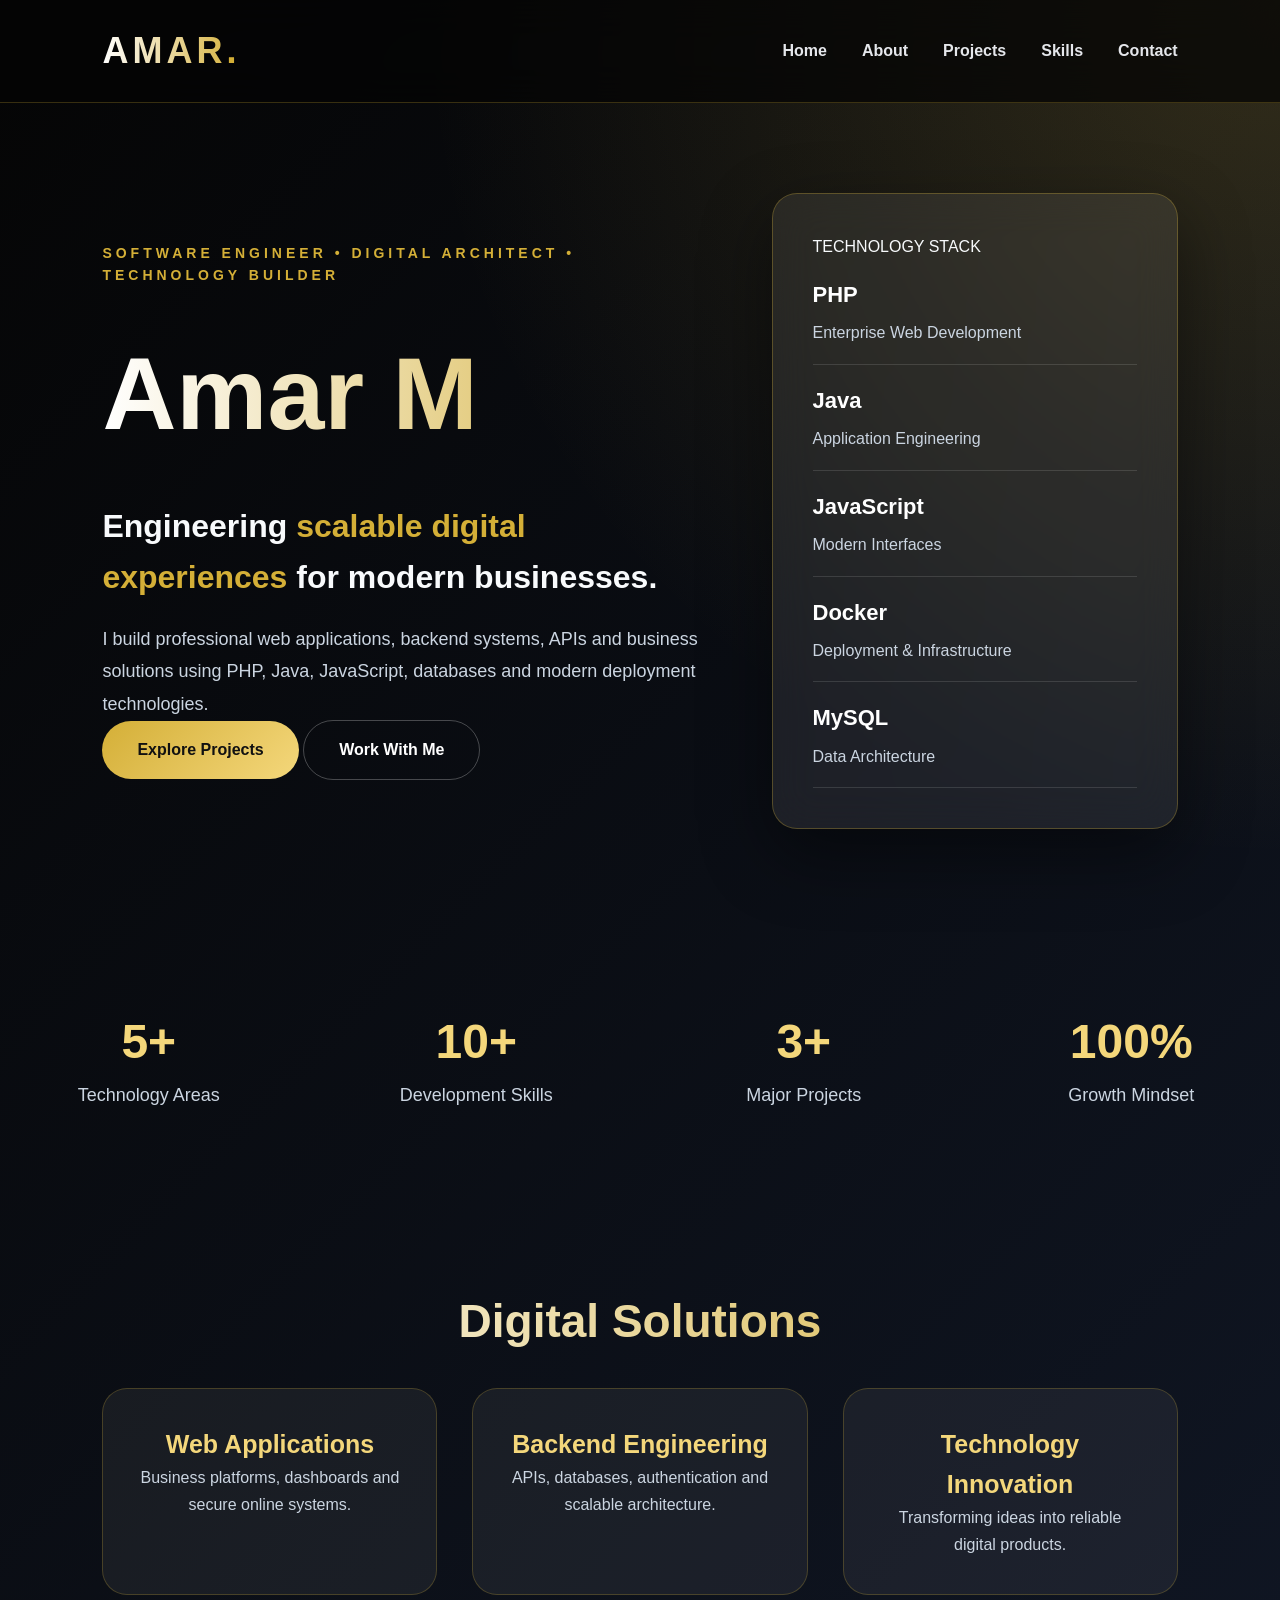
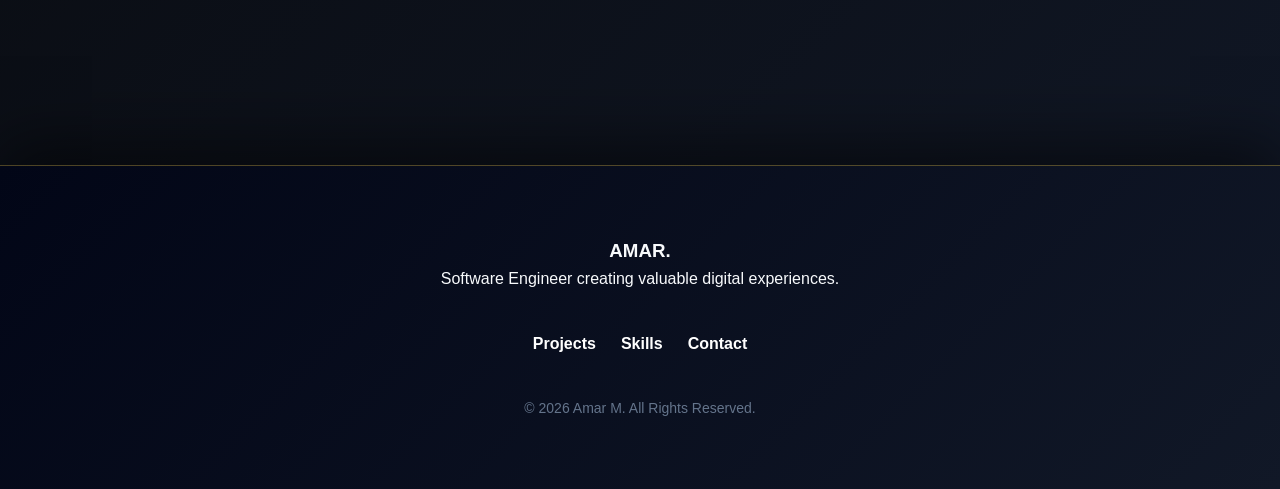
<file: index.html>
<!DOCTYPE html>
<html lang="en">
<head>
<meta charset="UTF-8">
<meta name="viewport" content="width=device-width, initial-scale=1.0">

<title>Amar M | Software Engineer</title>
<meta name="description" content="Amar M - Software Engineer building premium digital solutions with PHP, Java and modern technologies.">

<link rel="stylesheet" href="css/style.css">
</head>

<body>

<header class="navbar">
    <div class="logo">AMAR<span>.</span></div>

    <nav>
        <a href="index.html">Home</a>
        <a href="about.html">About</a>
        <a href="projects.html">Projects</a>
        <a href="skills.html">Skills</a>
        <a href="contact.html">Contact</a>
    </nav>
</header>


<section class="hero">

<div class="hero-content">

<p class="tag">
SOFTWARE ENGINEER • DIGITAL ARCHITECT • TECHNOLOGY BUILDER
</p>

<h1>
Amar M
</h1>

<h2>
Engineering
<span>scalable digital experiences</span>
for modern businesses.
</h2>

<p class="description">
I build professional web applications, backend systems,
APIs and business solutions using PHP, Java, JavaScript,
databases and modern deployment technologies.
</p>

<div class="buttons">

<a href="projects.html" class="btn primary">
Explore Projects
</a>

<a href="contact.html" class="btn secondary">
Work With Me
</a>

</div>

</div>


<div class="hero-card">

<div class="card-title">
TECHNOLOGY STACK
</div>

<ul>
<li>
<strong>PHP</strong>
Enterprise Web Development
</li>

<li>
<strong>Java</strong>
Application Engineering
</li>

<li>
<strong>JavaScript</strong>
Modern Interfaces
</li>

<li>
<strong>Docker</strong>
Deployment & Infrastructure
</li>

<li>
<strong>MySQL</strong>
Data Architecture
</li>
</ul>

</div>

</section>


<section class="stats">

<div>
<h3>5+</h3>
<p>Technology Areas</p>
</div>

<div>
<h3>10+</h3>
<p>Development Skills</p>
</div>

<div>
<h3>3+</h3>
<p>Major Projects</p>
</div>

<div>
<h3>100%</h3>
<p>Growth Mindset</p>
</div>

</section>


<section class="featured">

<h2>Digital Solutions</h2>

<div class="grid">

<div class="box">
<h3>Web Applications</h3>
<p>
Business platforms, dashboards and secure online systems.
</p>
</div>


<div class="box">
<h3>Backend Engineering</h3>
<p>
APIs, databases, authentication and scalable architecture.
</p>
</div>


<div class="box">
<h3>Technology Innovation</h3>
<p>
Transforming ideas into reliable digital products.
</p>
</div>

</div>

</section>


<footer class="luxury-footer">

<h3>AMAR.</h3>

<p>
Software Engineer creating valuable digital experiences.
</p>

<div class="footer-links">
<a href="projects.html">Projects</a>
<a href="skills.html">Skills</a>
<a href="contact.html">Contact</a>
</div>

<p class="footer-small">
© 2026 Amar M. All Rights Reserved.
</p>

</footer>

</body>
</html>
</file>
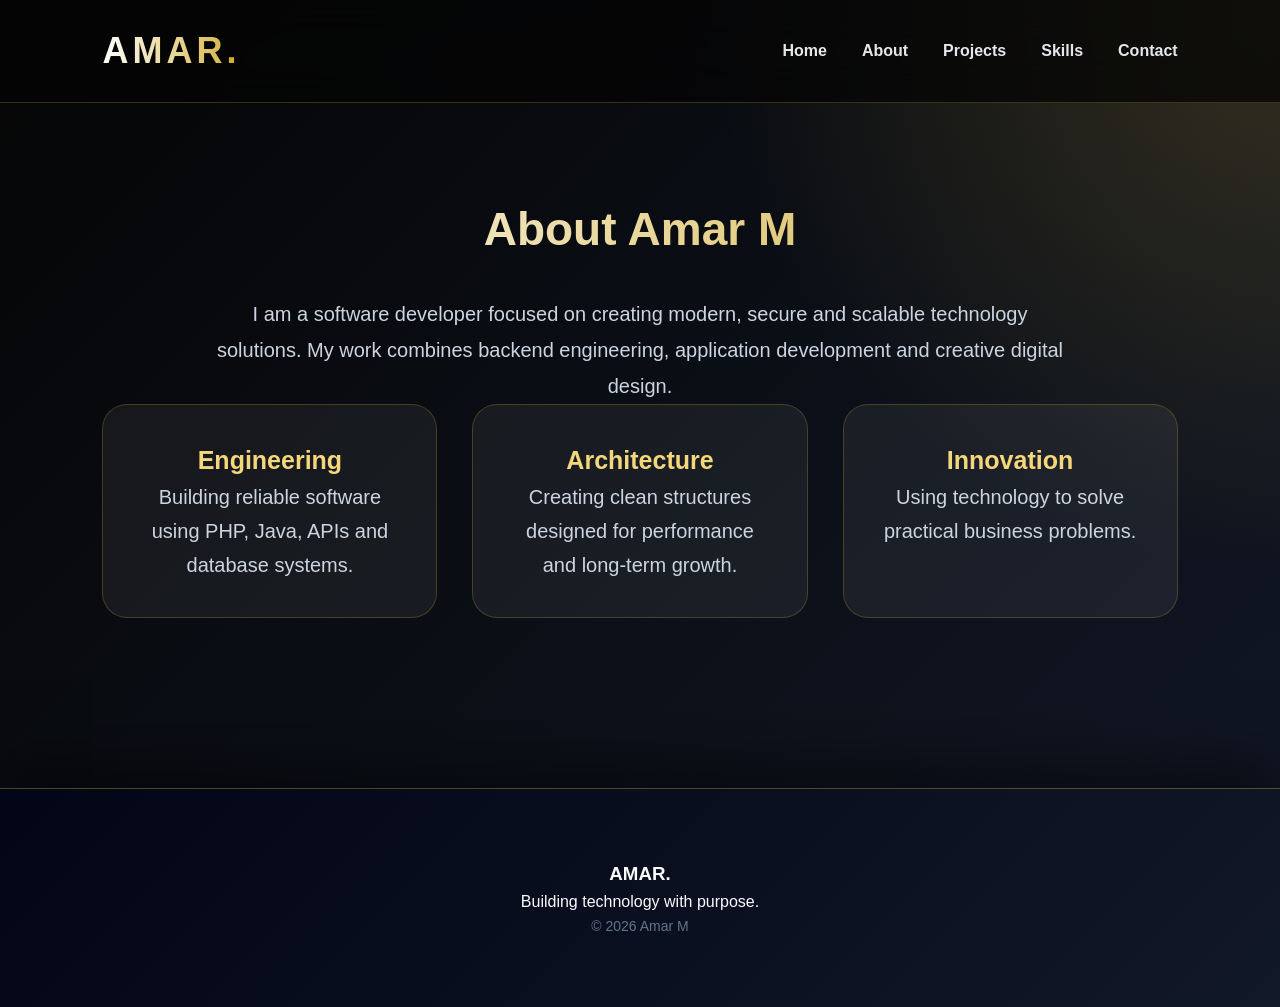
<file: about.html>
<!DOCTYPE html>
<html lang="en">
<head>
<meta charset="UTF-8">
<meta name="viewport" content="width=device-width, initial-scale=1.0">

<title>About | Amar M</title>

<link rel="stylesheet" href="css/style.css">
</head>

<body>

<header class="navbar">

<div class="logo">
AMAR<span>.</span>
</div>

<nav>
<a href="index.html">Home</a>
<a href="about.html">About</a>
<a href="projects.html">Projects</a>
<a href="skills.html">Skills</a>
<a href="contact.html">Contact</a>
</nav>

</header>


<section class="vision">

<h2>
About Amar M
</h2>

<p>
I am a software developer focused on creating modern,
secure and scalable technology solutions.

My work combines backend engineering,
application development and creative digital design.
</p>


<div class="grid">

<div class="box">
<h3>Engineering</h3>
<p>
Building reliable software using PHP, Java,
APIs and database systems.
</p>
</div>


<div class="box">
<h3>Architecture</h3>
<p>
Creating clean structures designed for
performance and long-term growth.
</p>
</div>


<div class="box">
<h3>Innovation</h3>
<p>
Using technology to solve practical business problems.
</p>
</div>

</div>

</section>


<footer class="luxury-footer">

<h3>AMAR.</h3>

<p>
Building technology with purpose.
</p>

<p class="footer-small">
© 2026 Amar M
</p>

</footer>


</body>
</html>
</file>
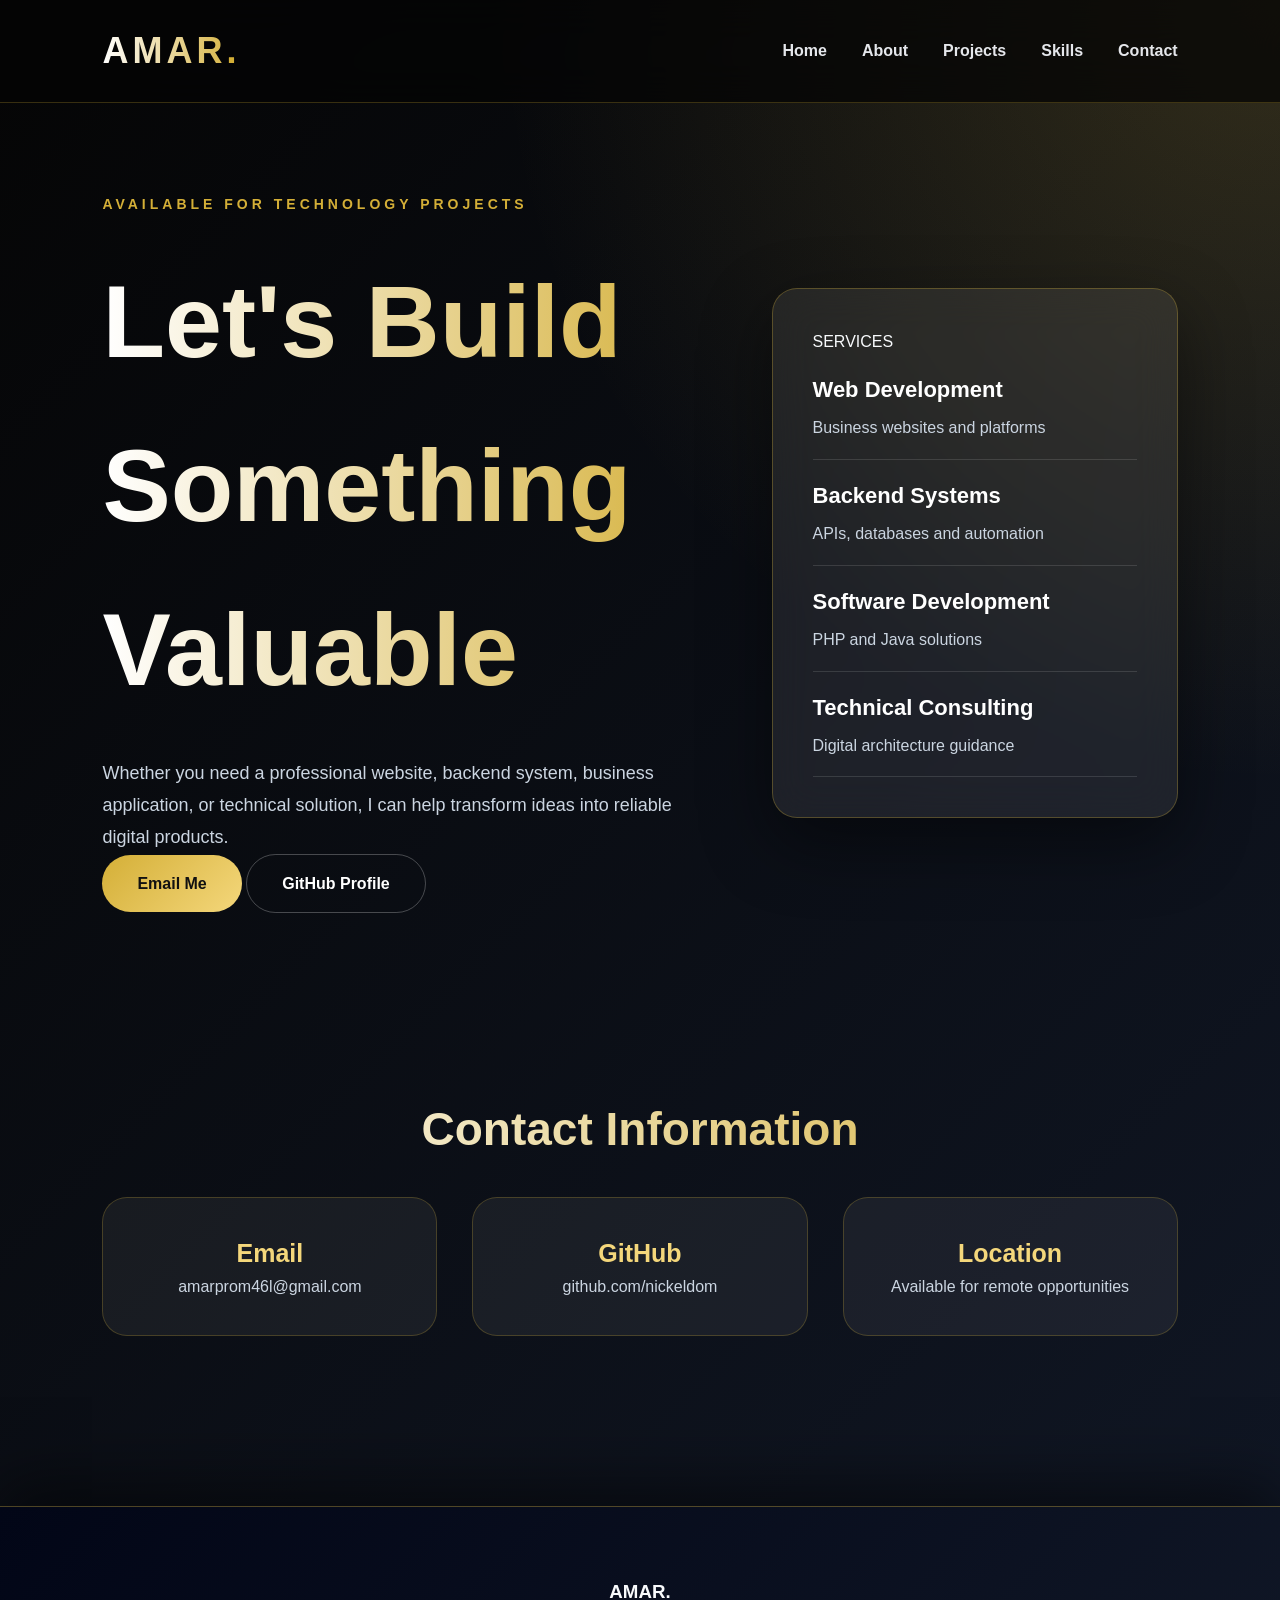
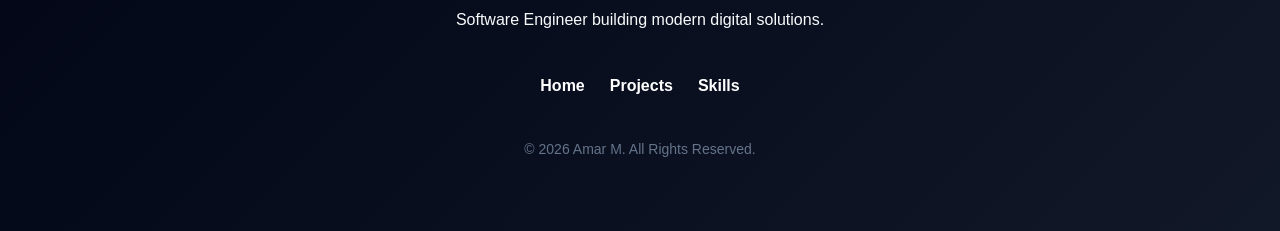
<file: contact.html>
<!DOCTYPE html>
<html lang="en">

<head>
    <meta charset="UTF-8">
    <meta name="viewport" content="width=device-width, initial-scale=1.0">
    <title>Contact | Amar M</title>
    <meta name="description"
        content="Contact Amar M for software development, backend engineering and digital solutions.">
    <link rel="stylesheet" href="css/style.css">
</head>

<body>
    <header class="navbar">
        <div class="logo"> AMAR<span>.</span> </div>
        <nav> <a href="index.html">Home</a> <a href="about.html">About</a> <a href="projects.html">Projects</a> <a
                href="skills.html">Skills</a> <a href="contact.html">Contact</a> </nav>
    </header>
    <section class="hero">
        <div class="hero-content">
            <p class="tag"> AVAILABLE FOR TECHNOLOGY PROJECTS </p>
            <h1> Let's Build <span> Something Valuable </span> </h1>
            <p class="description"> Whether you need a professional website, backend system, business application, or
                technical solution, I can help transform ideas into reliable digital products. </p>
            <div class="buttons"> <a class="btn primary" href="mailto:amarprom46l@gmail.com"> Email Me </a> <a
                    class="btn secondary" href="https://github.com/nickeldom" target="_blank"> GitHub Profile </a>
            </div>
        </div>
        <div class="hero-card">
            <div class="card-title"> SERVICES </div>
            <ul>
                <li> <strong> Web Development </strong> Business websites and platforms </li>
                <li> <strong> Backend Systems </strong> APIs, databases and automation </li>
                <li> <strong> Software Development </strong> PHP and Java solutions </li>
                <li> <strong> Technical Consulting </strong> Digital architecture guidance </li>
            </ul>
        </div>
    </section>
    <section class="featured">
        <h2> Contact Information </h2>
        <div class="grid">
            <div class="box">
                <h3> Email </h3>
                <p> amarprom46l@gmail.com </p>
            </div>
            <div class="box">
                <h3> GitHub </h3>
                <p> github.com/nickeldom </p>
            </div>
            <div class="box">
                <h3> Location </h3>
                <p> Available for remote opportunities </p>
            </div>
        </div>
    </section>
    <footer class="luxury-footer">
        <h3> AMAR. </h3>
        <p> Software Engineer building modern digital solutions. </p>
        <div class="footer-links"> <a href="index.html"> Home </a> <a href="projects.html"> Projects </a> <a
                href="skills.html"> Skills </a> </div>
        <p class="footer-small"> © 2026 Amar M. All Rights Reserved. </p>
    </footer>
</body>

</html>
</file>
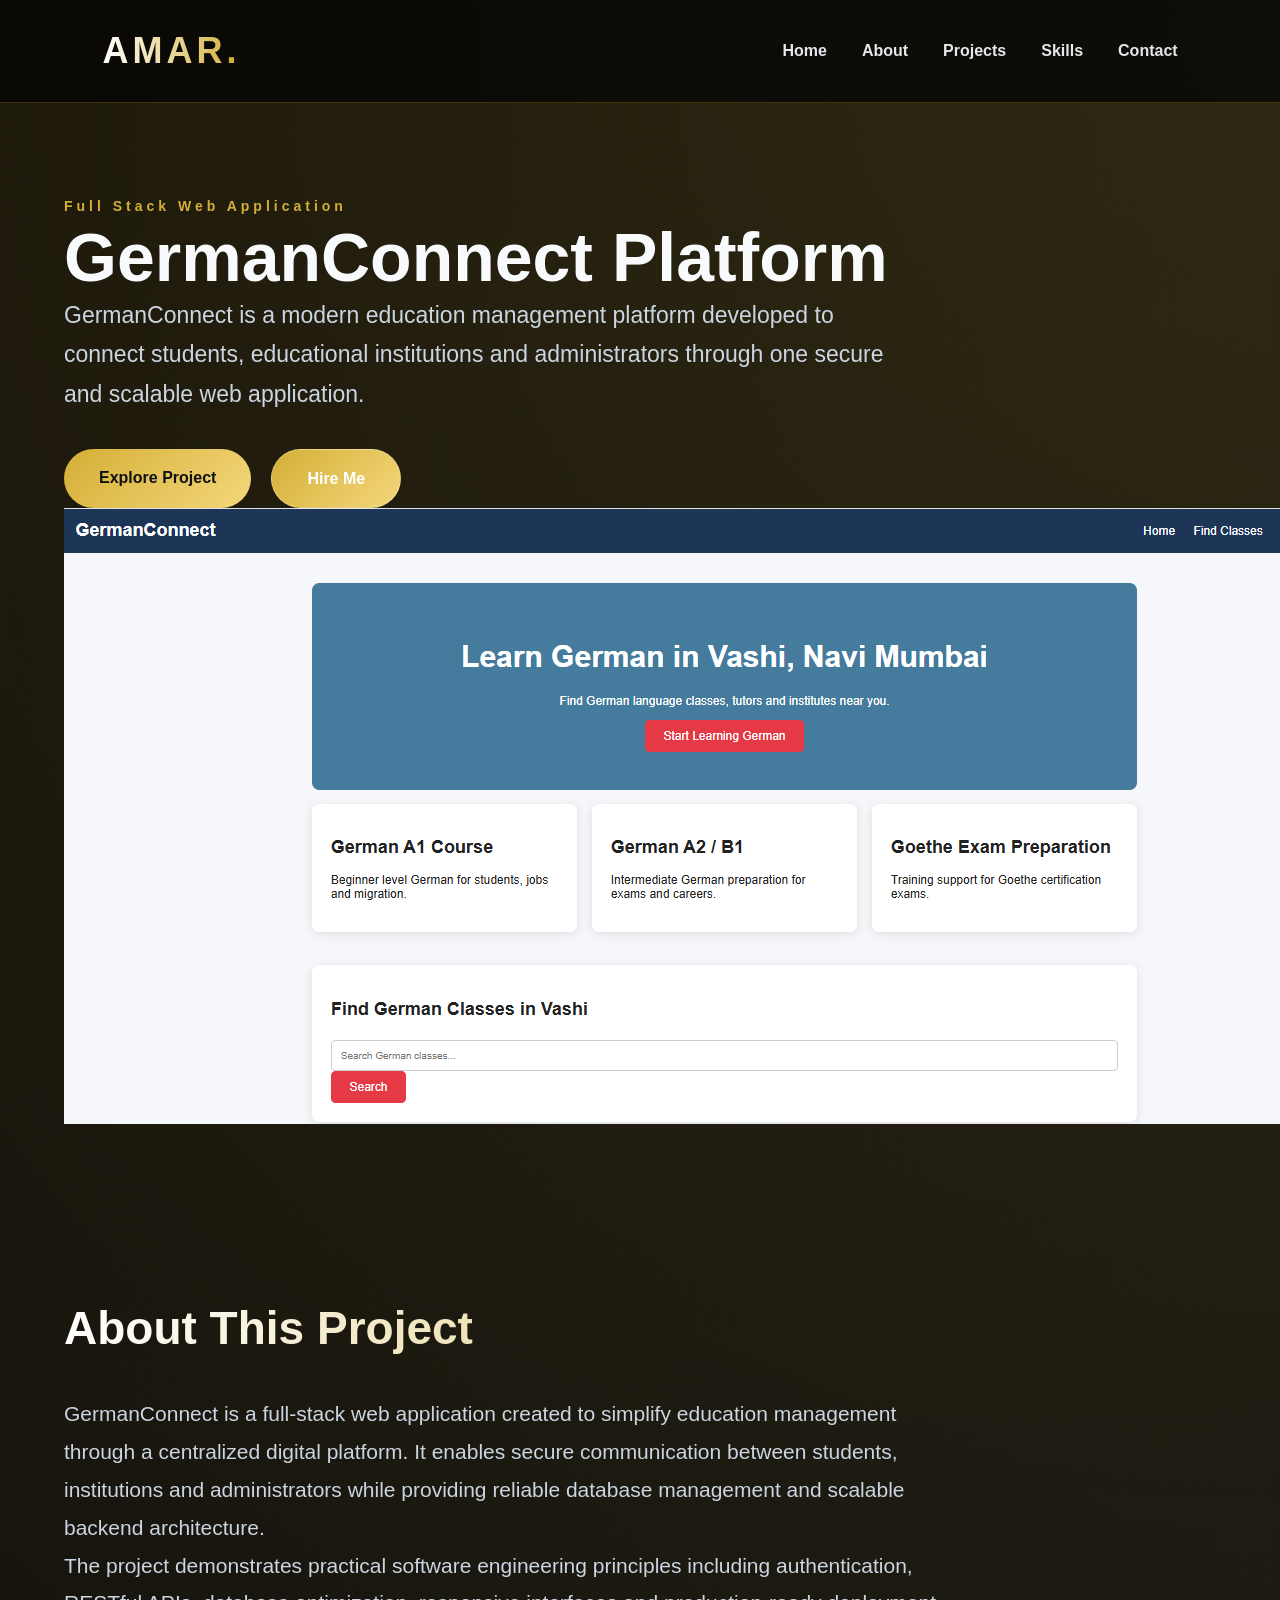
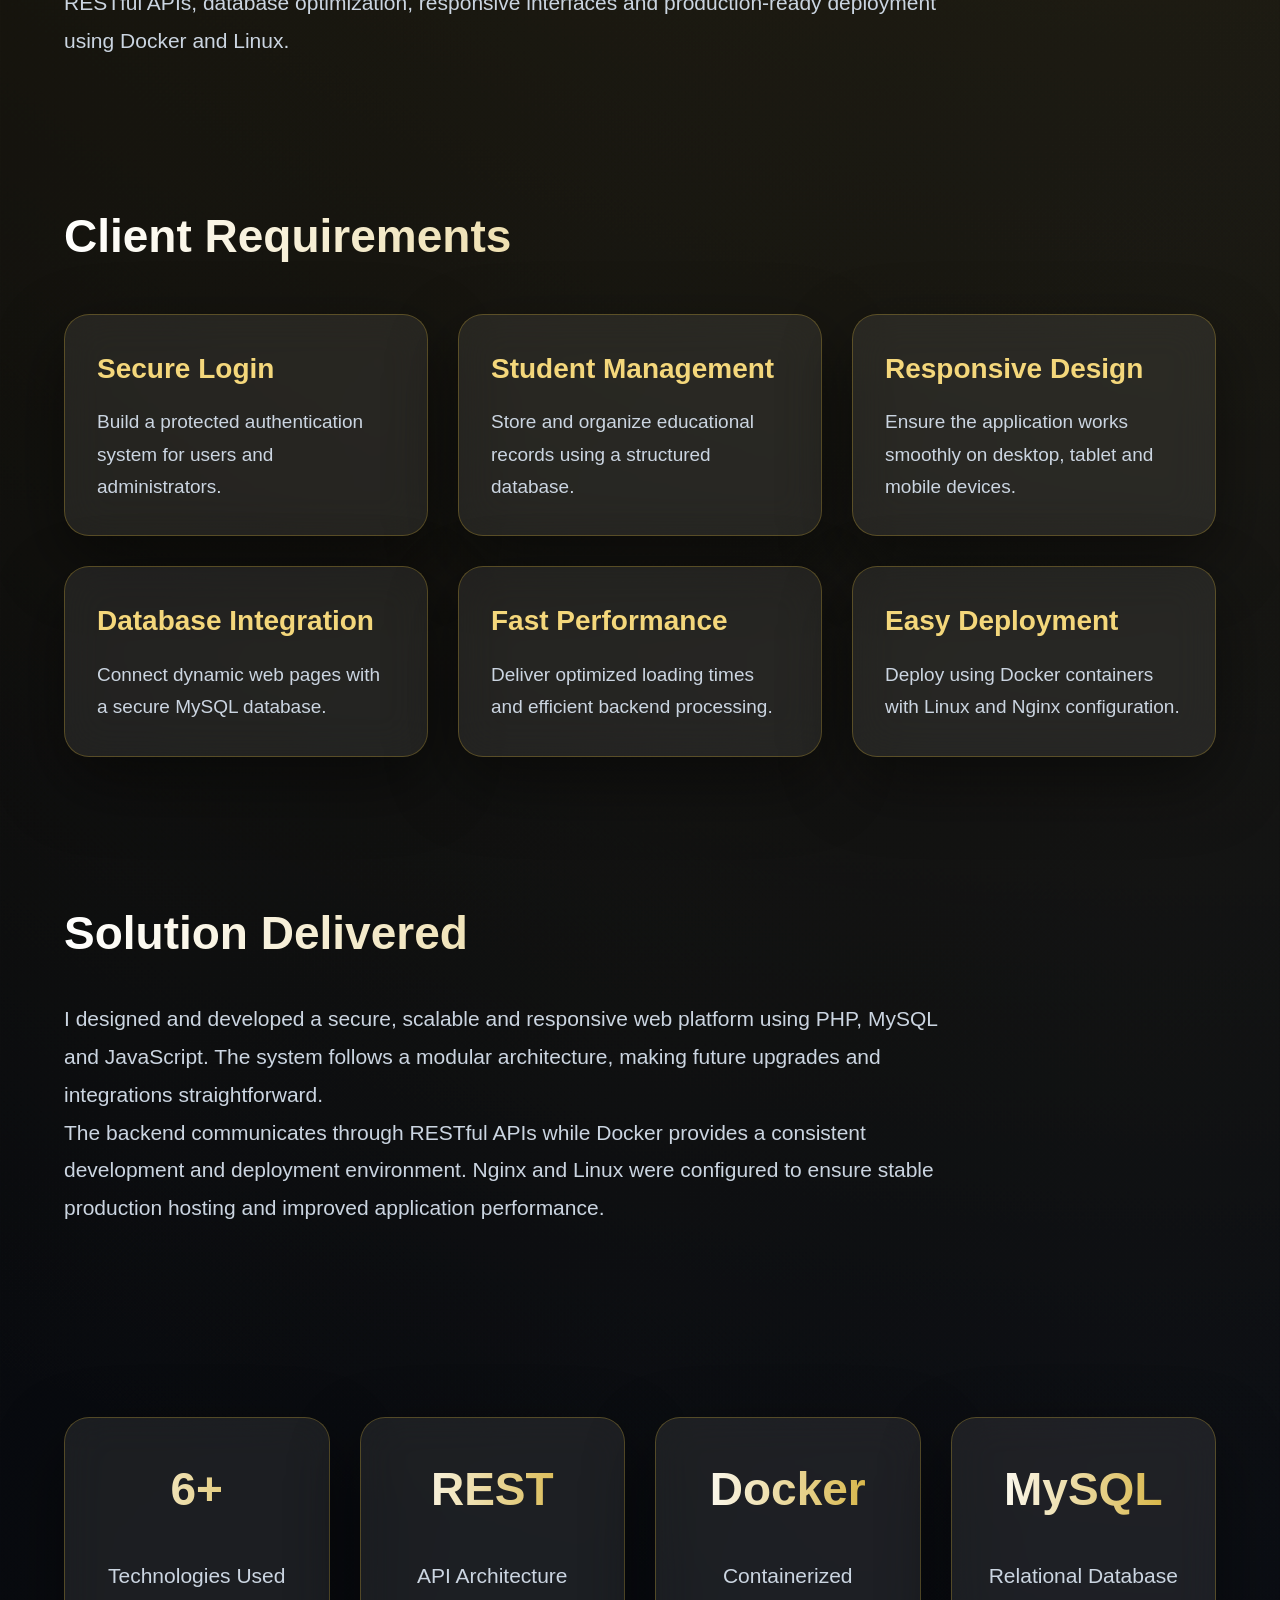
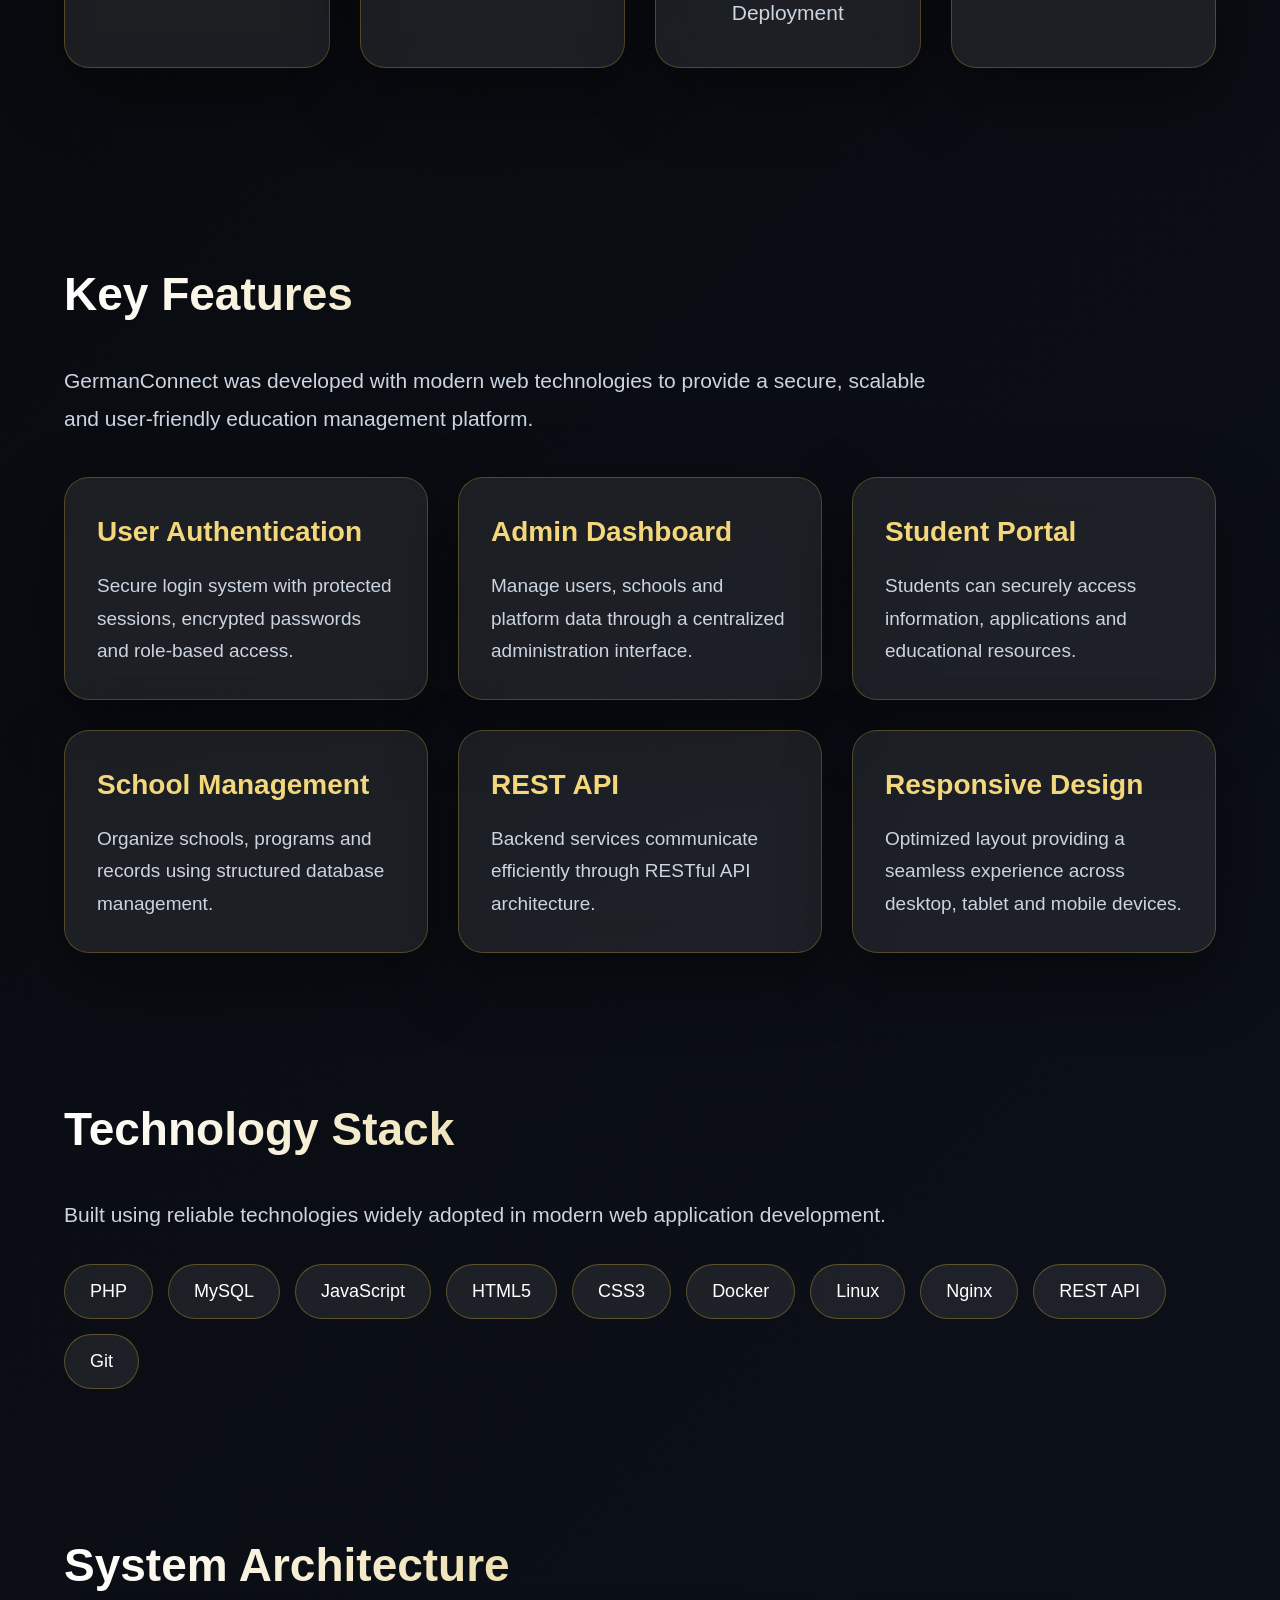
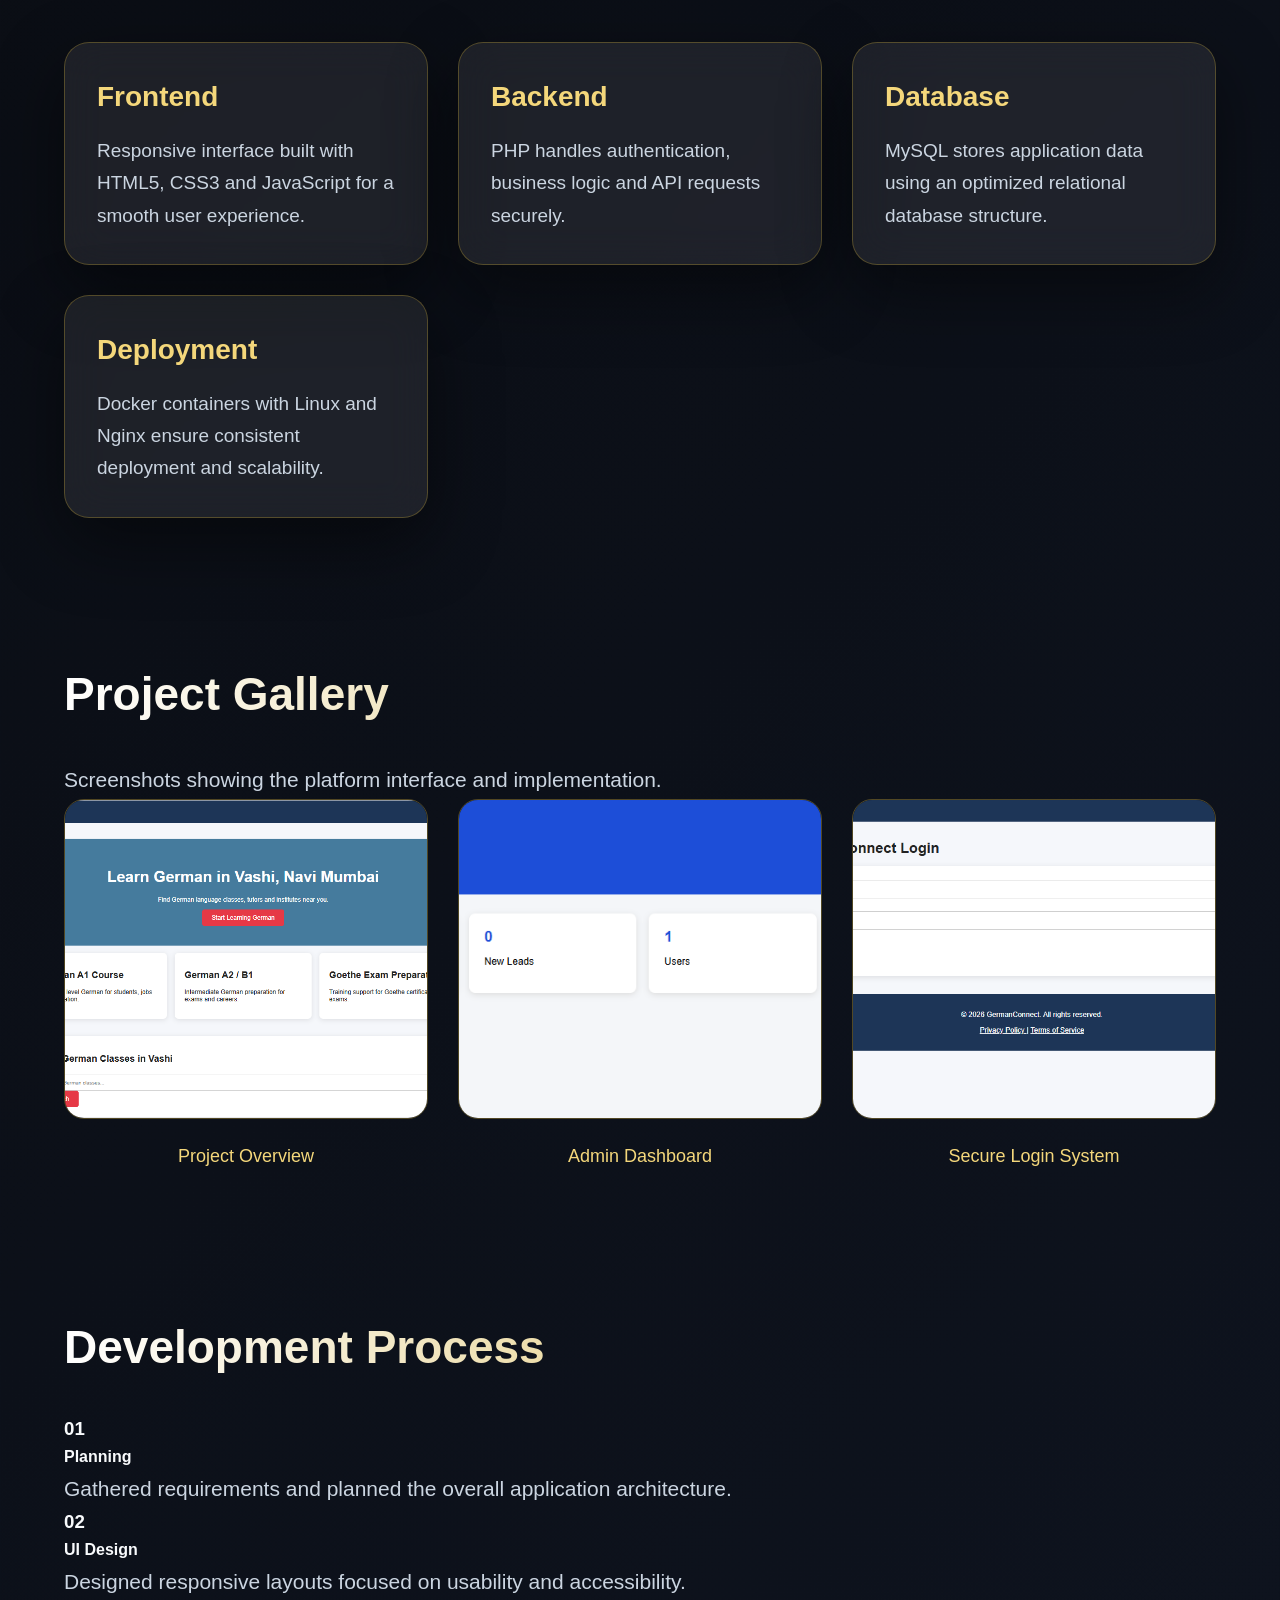
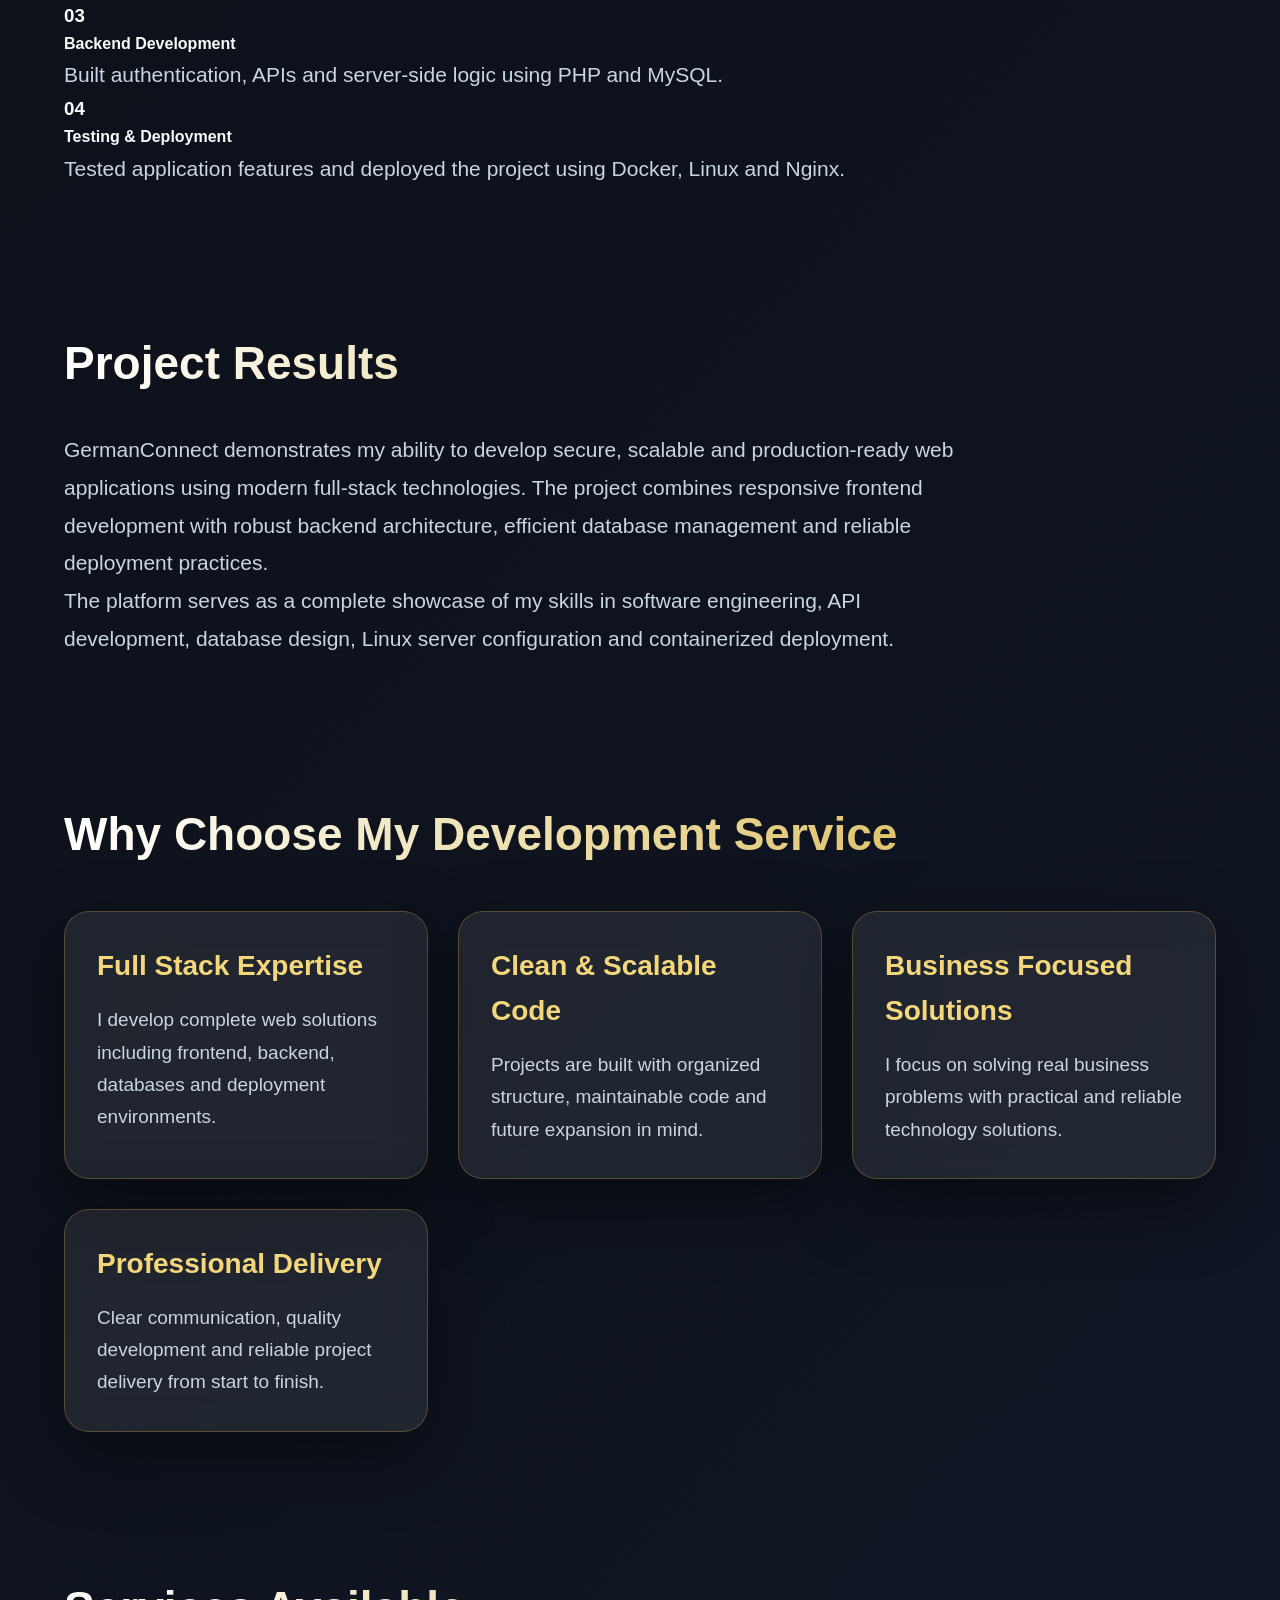
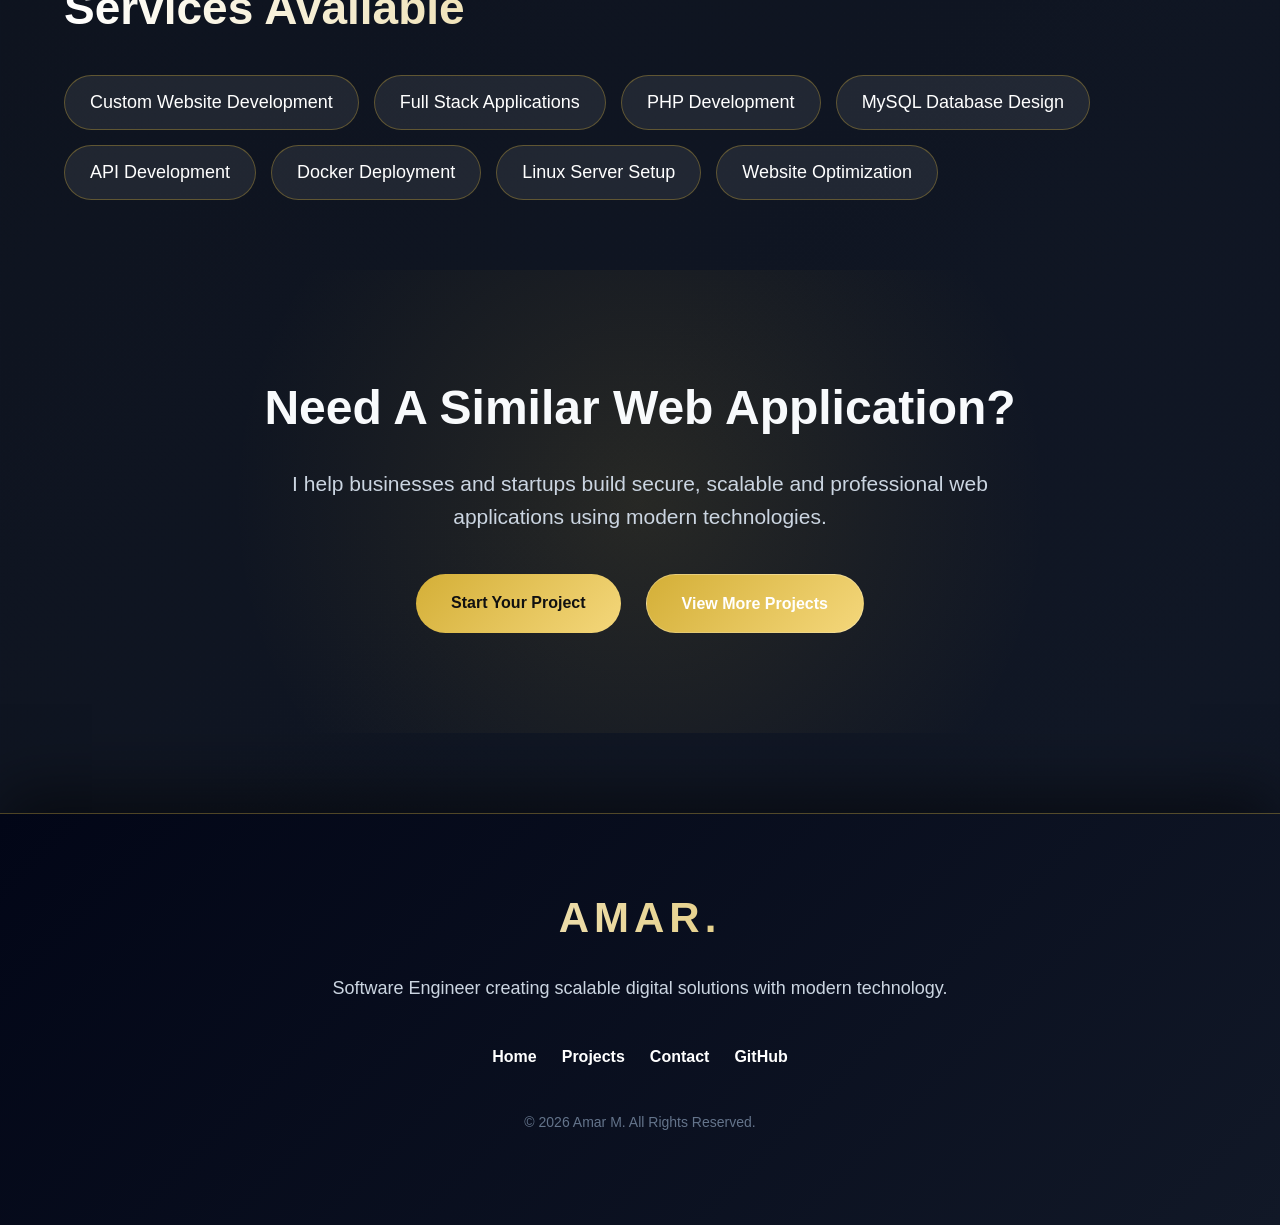
<file: project-1.html>
<!DOCTYPE html>
<html lang="en">

<head>

    <meta charset="UTF-8">
    <meta name="viewport" content="width=device-width, initial-scale=1.0">

    <title>GermanConnect Platform | Amar M</title>

    <link rel="stylesheet" href="css/style.css">

</head>

<body>

    <!-- ================= HEADER ================= -->

    <header class="navbar">

        <div class="logo">
            AMAR<span>.</span>
        </div>

        <nav>

            <a href="index.html">Home</a>

            <a href="about.html">About</a>

            <a href="projects.html">Projects</a>

            <a href="skills.html">Skills</a>

            <a href="contact.html">Contact</a>

        </nav>

    </header>


    <!-- ================= HERO ================= -->

    <section class="project-hero">

        <div class="container">

            <div class="hero-content">

                <span class="project-badge">
                    Full Stack Web Application
                </span>

                <h1>
                    GermanConnect Platform
                </h1>

                <p>

                    GermanConnect is a modern education management platform
                    developed to connect students, educational institutions
                    and administrators through one secure and scalable web
                    application.

                </p>

                <div class="hero-buttons">

                    <a href="#overview" class="luxury-btn">
                        Explore Project
                    </a>

                    <a href="contact.html" class="luxury-btn secondary">
                        Hire Me
                    </a>

                </div>

            </div>

            <div class="hero-image">

                <img src="images/project-1-cover.png" alt="GermanConnect Platform">

            </div>

        </div>

    </section>


    <!-- ================= PROJECT OVERVIEW ================= -->

    <section class="project-section" id="overview">

        <div class="container">

            <h2>
                About This Project
            </h2>

            <p>

                GermanConnect is a full-stack web application created to
                simplify education management through a centralized digital
                platform. It enables secure communication between students,
                institutions and administrators while providing reliable
                database management and scalable backend architecture.

            </p>

            <p>

                The project demonstrates practical software engineering
                principles including authentication, RESTful APIs, database
                optimization, responsive interfaces and production-ready
                deployment using Docker and Linux.

            </p>

        </div>

    </section>


    <!-- ================= CLIENT REQUIREMENTS ================= -->

    <section class="project-section light">

        <div class="container">

            <h2>
                Client Requirements
            </h2>

            <div class="feature-grid">

                <div class="feature-card">

                    <h3>
                        Secure Login
                    </h3>

                    <p>

                        Build a protected authentication system for users
                        and administrators.

                    </p>

                </div>

                <div class="feature-card">

                    <h3>
                        Student Management
                    </h3>

                    <p>

                        Store and organize educational records using
                        a structured database.

                    </p>

                </div>

                <div class="feature-card">

                    <h3>
                        Responsive Design
                    </h3>

                    <p>

                        Ensure the application works smoothly on desktop,
                        tablet and mobile devices.

                    </p>

                </div>

                <div class="feature-card">

                    <h3>
                        Database Integration
                    </h3>

                    <p>

                        Connect dynamic web pages with a secure MySQL
                        database.

                    </p>

                </div>

                <div class="feature-card">

                    <h3>
                        Fast Performance
                    </h3>

                    <p>

                        Deliver optimized loading times and efficient
                        backend processing.

                    </p>

                </div>

                <div class="feature-card">

                    <h3>
                        Easy Deployment
                    </h3>

                    <p>

                        Deploy using Docker containers with Linux and
                        Nginx configuration.

                    </p>

                </div>

            </div>

        </div>

    </section>


    <!-- ================= SOLUTION ================= -->

    <section class="project-section">

        <div class="container">

            <h2>
                Solution Delivered
            </h2>

            <p>

                I designed and developed a secure, scalable and responsive
                web platform using PHP, MySQL and JavaScript. The system
                follows a modular architecture, making future upgrades and
                integrations straightforward.

            </p>

            <p>

                The backend communicates through RESTful APIs while Docker
                provides a consistent development and deployment
                environment. Nginx and Linux were configured to ensure
                stable production hosting and improved application
                performance.

            </p>

        </div>

    </section>


    <!-- ================= PROJECT STATS ================= -->

    <section class="project-section dark">

        <div class="container">

            <div class="stats-grid">

                <div class="stat-card">

                    <h2>
                        6+
                    </h2>

                    <p>
                        Technologies Used
                    </p>

                </div>

                <div class="stat-card">

                    <h2>
                        REST
                    </h2>

                    <p>
                        API Architecture
                    </p>

                </div>

                <div class="stat-card">

                    <h2>
                        Docker
                    </h2>

                    <p>
                        Containerized Deployment
                    </p>

                </div>

                <div class="stat-card">

                    <h2>
                        MySQL
                    </h2>

                    <p>
                        Relational Database
                    </p>

                </div>

            </div>

        </div>

    </section>
    <!-- ================= KEY FEATURES ================= -->

    <section class="project-section light">

        <div class="container">

            <h2>
                Key Features
            </h2>

            <p class="section-intro">

                GermanConnect was developed with modern web technologies
                to provide a secure, scalable and user-friendly education
                management platform.

            </p>

            <div class="feature-grid">

                <div class="feature-card">

                    <h3>
                        User Authentication
                    </h3>

                    <p>

                        Secure login system with protected sessions,
                        encrypted passwords and role-based access.

                    </p>

                </div>

                <div class="feature-card">

                    <h3>
                        Admin Dashboard
                    </h3>

                    <p>

                        Manage users, schools and platform data through
                        a centralized administration interface.

                    </p>

                </div>

                <div class="feature-card">

                    <h3>
                        Student Portal
                    </h3>

                    <p>

                        Students can securely access information,
                        applications and educational resources.

                    </p>

                </div>

                <div class="feature-card">

                    <h3>
                        School Management
                    </h3>

                    <p>

                        Organize schools, programs and records using
                        structured database management.

                    </p>

                </div>

                <div class="feature-card">

                    <h3>
                        REST API
                    </h3>

                    <p>

                        Backend services communicate efficiently through
                        RESTful API architecture.

                    </p>

                </div>

                <div class="feature-card">

                    <h3>
                        Responsive Design
                    </h3>

                    <p>

                        Optimized layout providing a seamless experience
                        across desktop, tablet and mobile devices.

                    </p>

                </div>

            </div>

        </div>

    </section>


    <!-- ================= TECHNOLOGY STACK ================= -->

    <section class="project-section">

        <div class="container">

            <h2>
                Technology Stack
            </h2>

            <p class="section-intro">

                Built using reliable technologies widely adopted in modern
                web application development.

            </p>

            <div class="tech-tags">

                <span>PHP</span>

                <span>MySQL</span>

                <span>JavaScript</span>

                <span>HTML5</span>

                <span>CSS3</span>

                <span>Docker</span>

                <span>Linux</span>

                <span>Nginx</span>

                <span>REST API</span>

                <span>Git</span>

            </div>

        </div>

    </section>


    <!-- ================= ARCHITECTURE ================= -->

    <section class="project-section light">

        <div class="container">

            <h2>
                System Architecture
            </h2>

            <div class="feature-grid">

                <div class="feature-card">

                    <h3>
                        Frontend
                    </h3>

                    <p>

                        Responsive interface built with HTML5, CSS3 and
                        JavaScript for a smooth user experience.

                    </p>

                </div>

                <div class="feature-card">

                    <h3>
                        Backend
                    </h3>

                    <p>

                        PHP handles authentication, business logic and
                        API requests securely.

                    </p>

                </div>

                <div class="feature-card">

                    <h3>
                        Database
                    </h3>

                    <p>

                        MySQL stores application data using an optimized
                        relational database structure.

                    </p>

                </div>

                <div class="feature-card">

                    <h3>
                        Deployment
                    </h3>

                    <p>

                        Docker containers with Linux and Nginx ensure
                        consistent deployment and scalability.

                    </p>

                </div>

            </div>

        </div>

    </section>
    <!-- ================= GALLERY ================= -->

    <section class="project-section">

        <div class="container">

            <h2>Project Gallery</h2>

            <p class="section-intro">
                Screenshots showing the platform interface and implementation.
            </p>

            <div class="project-gallery">

                <figure>
                    <img src="images/project-1-cover.png" alt="GermanConnect Overview">
                    <figcaption>Project Overview</figcaption>
                </figure>

                <figure>
                    <img src="images/project-1-dashboard.png" alt="Admin Dashboard">
                    <figcaption>Admin Dashboard</figcaption>
                </figure>

                <figure>
                    <img src="images/project-1-login.png" alt="Login System">
                    <figcaption>Secure Login System</figcaption>
                </figure>

            </div>

        </div>

    </section>

    <!-- ================= DEVELOPMENT PROCESS ================= -->

    <section class="project-section light">

        <div class="container">

            <h2>
                Development Process
            </h2>

            <div class="timeline">

                <div class="timeline-item">

                    <h3>

                        01

                    </h3>

                    <h4>

                        Planning

                    </h4>

                    <p>

                        Gathered requirements and planned the overall
                        application architecture.

                    </p>

                </div>

                <div class="timeline-item">

                    <h3>

                        02

                    </h3>

                    <h4>

                        UI Design

                    </h4>

                    <p>

                        Designed responsive layouts focused on usability
                        and accessibility.

                    </p>

                </div>

                <div class="timeline-item">

                    <h3>

                        03

                    </h3>

                    <h4>

                        Backend Development

                    </h4>

                    <p>

                        Built authentication, APIs and server-side logic
                        using PHP and MySQL.

                    </p>

                </div>

                <div class="timeline-item">

                    <h3>

                        04

                    </h3>

                    <h4>

                        Testing & Deployment

                    </h4>

                    <p>

                        Tested application features and deployed the
                        project using Docker, Linux and Nginx.

                    </p>

                </div>

            </div>

        </div>

    </section>


    <!-- ================= RESULTS ================= -->

    <section class="project-section">

        <div class="container">

            <h2>
                Project Results
            </h2>

            <p>

                GermanConnect demonstrates my ability to develop secure,
                scalable and production-ready web applications using
                modern full-stack technologies. The project combines
                responsive frontend development with robust backend
                architecture, efficient database management and reliable
                deployment practices.

            </p>

            <p>

                The platform serves as a complete showcase of my skills in
                software engineering, API development, database design,
                Linux server configuration and containerized deployment.

            </p>

        </div>

    </section>
    <!-- ================= WHY HIRE ME ================= -->

    <section class="project-section light">

        <div class="container">

            <h2>
                Why Choose My Development Service
            </h2>


            <div class="feature-grid">


                <div class="feature-card">

                    <h3>
                        Full Stack Expertise
                    </h3>

                    <p>

                        I develop complete web solutions including frontend,
                        backend, databases and deployment environments.

                    </p>

                </div>


                <div class="feature-card">

                    <h3>
                        Clean & Scalable Code
                    </h3>

                    <p>

                        Projects are built with organized structure,
                        maintainable code and future expansion in mind.

                    </p>

                </div>


                <div class="feature-card">

                    <h3>
                        Business Focused Solutions
                    </h3>

                    <p>

                        I focus on solving real business problems with
                        practical and reliable technology solutions.

                    </p>

                </div>


                <div class="feature-card">

                    <h3>
                        Professional Delivery
                    </h3>

                    <p>

                        Clear communication, quality development and
                        reliable project delivery from start to finish.

                    </p>

                </div>


            </div>


        </div>

    </section>



    <!-- ================= SERVICES ================= -->


    <section class="project-section">


        <div class="container">


            <h2>

                Services Available

            </h2>


            <div class="tech-tags">


                <span>
                    Custom Website Development
                </span>


                <span>
                    Full Stack Applications
                </span>


                <span>
                    PHP Development
                </span>


                <span>
                    MySQL Database Design
                </span>


                <span>
                    API Development
                </span>


                <span>
                    Docker Deployment
                </span>


                <span>
                    Linux Server Setup
                </span>


                <span>
                    Website Optimization
                </span>


            </div>


        </div>


    </section>



    <!-- ================= CALL TO ACTION ================= -->


    <section class="project-cta">


        <div class="container">


            <h2>

                Need A Similar Web Application?

            </h2>


            <p>

                I help businesses and startups build secure,
                scalable and professional web applications using
                modern technologies.

            </p>


            <div class="cta-buttons">


                <a href="contact.html" class="luxury-btn">

                    Start Your Project

                </a>



                <a href="projects.html" class="luxury-btn secondary">

                    View More Projects

                </a>


            </div>


        </div>


    </section>



    <!-- ================= FOOTER ================= -->


    <footer class="luxury-footer">


        <div class="footer-content">


            <h3>

                AMAR<span>.</span>

            </h3>



            <p>

                Software Engineer creating scalable
                digital solutions with modern technology.

            </p>



            <div class="footer-links">


                <a href="index.html">

                    Home

                </a>


                <a href="projects.html">

                    Projects

                </a>


                <a href="contact.html">

                    Contact

                </a>


                <a href="https://github.com/nickeldom" target="_blank">

                    GitHub

                </a>


            </div>



            <p class="footer-small">

                © 2026 Amar M.
                All Rights Reserved.

            </p>



        </div>


    </footer>



    <script src="js/script.js"></script>


</body>


</html>
</file>
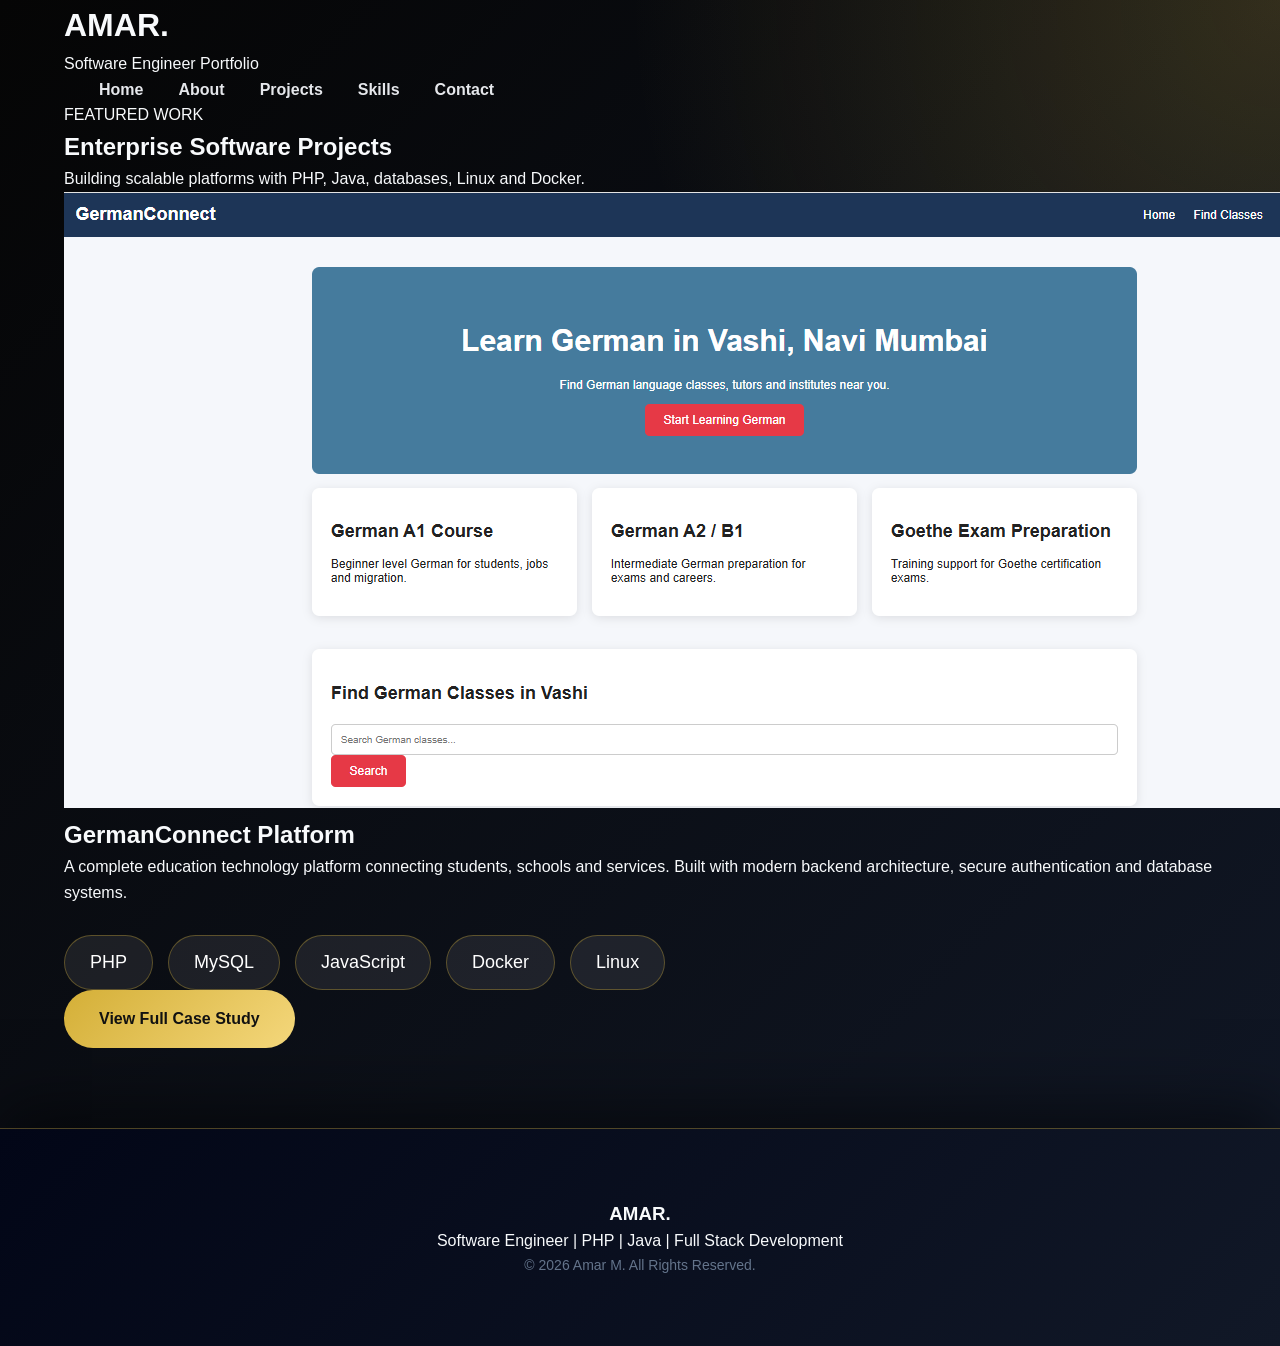
<file: projects.html>
<!DOCTYPE html>
<html lang="en">
<head>
<meta charset="UTF-8">
<meta name="viewport" content="width=device-width,initial-scale=1.0">
<title>Projects | Amar M</title>
<link rel="stylesheet" href="css/style.css">
</head>

<body>

<header class="luxury-header">
<div class="container">
<div class="brand">
<h1>AMAR.</h1>
<p>Software Engineer Portfolio</p>
</div>

<nav>
<a href="index.html">Home</a>
<a href="about.html">About</a>
<a href="projects.html">Projects</a>
<a href="skills.html">Skills</a>
<a href="contact.html">Contact</a>
</nav>
</div>
</header>

<main class="container">

<section class="projects-hero">
<span>FEATURED WORK</span>
<h1>Enterprise Software Projects</h1>
<p>Building scalable platforms with PHP, Java, databases, Linux and Docker.</p>
</section>

<section class="project-detail">

<div class="project-main-image">
<img src="images/project-1-cover.png" alt="GermanConnect Platform">
</div>

<div class="project-info">
<h2>GermanConnect Platform</h2>

<p>
A complete education technology platform connecting students, schools and services.
Built with modern backend architecture, secure authentication and database systems.
</p>

<div class="tech-tags">
<span>PHP</span>
<span>MySQL</span>
<span>JavaScript</span>
<span>Docker</span>
<span>Linux</span>
</div>

<a class="luxury-btn" href="project-1.html">
View Full Case Study
</a>
</div>

</section>

</main>

<footer class="luxury-footer">
<h3>AMAR.</h3>
<p>Software Engineer | PHP | Java | Full Stack Development</p>
<p class="footer-small">© 2026 Amar M. All Rights Reserved.</p>
</footer>

<script src="js/script.js"></script>

</body>
</html>
</file>
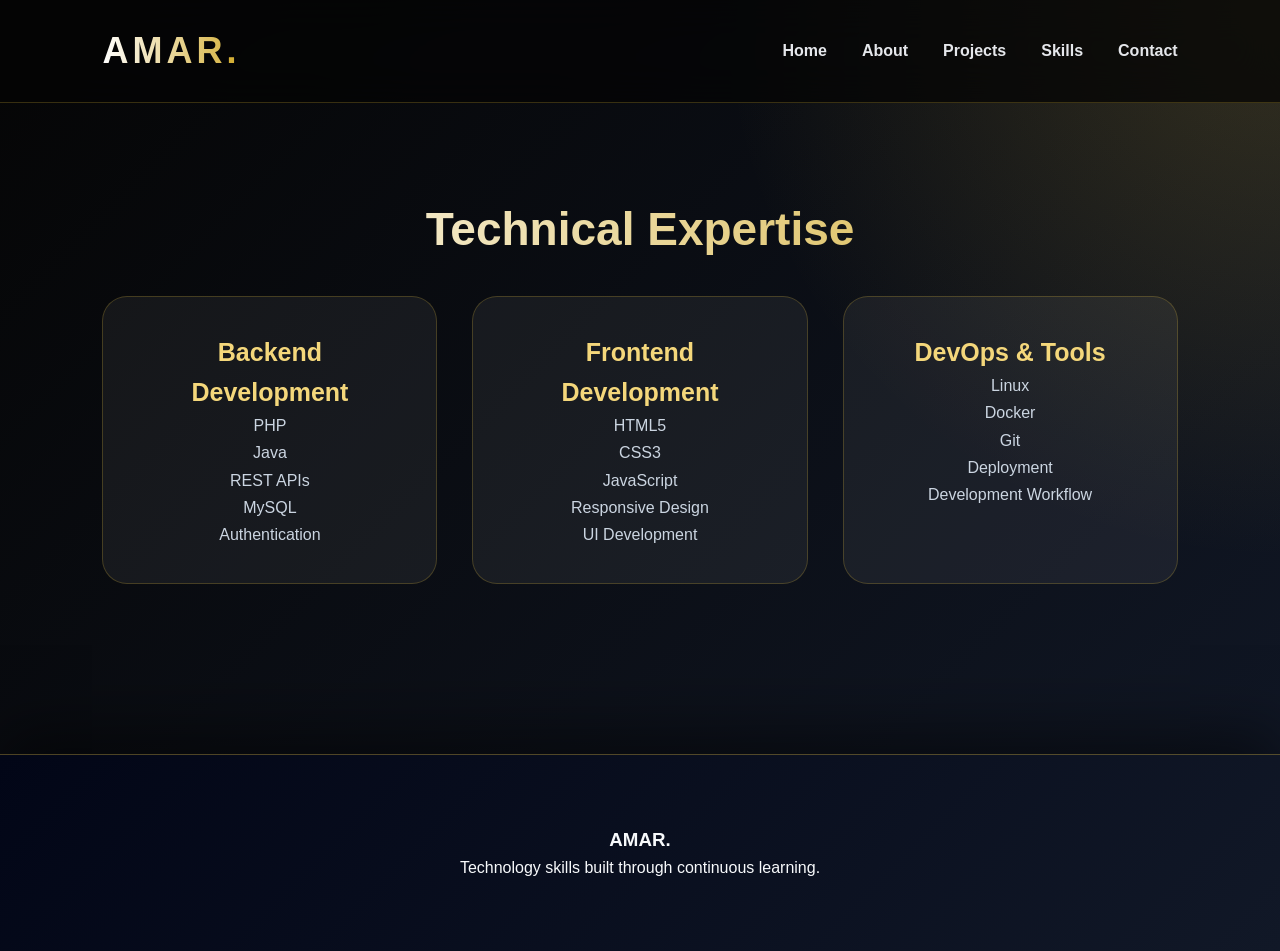
<file: skills.html>
<!DOCTYPE html>
<html lang="en">

<head>
    <meta charset="UTF-8">
    <meta name="viewport" content="width=device-width, initial-scale=1.0">
    <title>Skills | Amar M</title>
    <link rel="stylesheet" href="css/style.css">
</head>

<body>
    <header class="navbar">
        <div class="logo"> AMAR<span>.</span> </div>
        <nav> <a href="index.html">Home</a> <a href="about.html">About</a> <a href="projects.html">Projects</a> <a
                href="skills.html">Skills</a> <a href="contact.html">Contact</a> </nav>
    </header>
    <section class="featured">
        <h2> Technical Expertise </h2>
        <div class="grid">
            <div class="box">
                <h3> Backend Development </h3>
                <p> PHP<br> Java<br> REST APIs<br> MySQL<br> Authentication </p>
            </div>
            <div class="box">
                <h3> Frontend Development </h3>
                <p> HTML5<br> CSS3<br> JavaScript<br> Responsive Design<br> UI Development </p>
            </div>
            <div class="box">
                <h3> DevOps & Tools </h3>
                <p> Linux<br> Docker<br> Git<br> Deployment<br> Development Workflow </p>
            </div>
        </div>
    </section>
    <footer class="luxury-footer">
        <h3>AMAR.</h3>
        <p> Technology skills built through continuous learning. </p>
    </footer>
</body>

</html>
</file>
<file: css/style.css>
/* =====================================================
   AMAR M - LUXURY TECHNOLOGY PORTFOLIO
   Professional Executive Theme
===================================================== */


/* ================= ROOT VARIABLES ================= */

:root {

    --gold:#d4af37;
    --gold-light:#f4d77b;

    --dark:#050505;
    --navy:#111827;

    --white:#f8fafc;

    --text:#cbd5e1;

    --glass:
    rgba(255,255,255,.08);

    --border:
    rgba(212,175,55,.30);

}



/* ================= GLOBAL RESET ================= */


* {

    box-sizing:border-box;

    margin:0;

    padding:0;

}



html {

    scroll-behavior:smooth;

}



body {


    font-family:
    'Inter',
    'Segoe UI',
    Arial,
    sans-serif;


    background:


    radial-gradient(
        circle at top right,
        rgba(212,175,55,.20),
        transparent 35%
    ),


    linear-gradient(
        135deg,
        #050505,
        #111827
    );


    color:var(--white);


    line-height:1.6;


}



/* ================= CONTAINER ================= */


.container {


    width:90%;

    max-width:1300px;

    margin:auto;


}



/* =====================================================
   NAVBAR
===================================================== */


.navbar {


    position:sticky;

    top:0;

    z-index:1000;


    display:flex;

    justify-content:space-between;

    align-items:center;


    padding:22px 8%;



    background:

    rgba(5,5,5,.75);



    backdrop-filter:

    blur(20px);



    border-bottom:

    1px solid rgba(212,175,55,.25);


}



/* LOGO */


.logo {


    font-size:36px;

    font-weight:900;

    letter-spacing:4px;


    background:

    linear-gradient(
        90deg,
        white,
        var(--gold)
    );


    -webkit-background-clip:text;

    color:transparent;


}



.logo span {


    color:var(--gold);


}




/* BRAND TITLE */


.brand-title {


    font-size:14px;

    color:var(--text);

    letter-spacing:1px;

    margin-left:20px;


}



/* NAV LINKS */


nav {


    display:flex;

    align-items:center;


}



nav a {


    color:#e5e7eb;


    text-decoration:none;


    margin-left:35px;


    font-weight:600;


    transition:.3s;


}



nav a:hover {


    color:var(--gold-light);


}




/* =====================================================
   HERO SECTION
===================================================== */


.hero {


    min-height:90vh;


    display:grid;


    grid-template-columns:

    1.2fr .8fr;


    gap:60px;


    align-items:center;


    padding:90px 8%;


}




.tag,
.project-badge {


    color:var(--gold);


    letter-spacing:4px;


    font-size:14px;


    font-weight:700;


}





.hero h1 {


    margin:25px 0;


    font-size:

    clamp(60px,8vw,110px);


    font-weight:900;



    background:


    linear-gradient(
        90deg,
        white,
        var(--gold)
    );


    -webkit-background-clip:text;


    color:transparent;


}




.hero h2 {


    font-size:32px;


    margin-bottom:20px;


}



.hero h2 span {


    color:var(--gold);


}




.description {


    max-width:650px;


    color:var(--text);


    font-size:18px;


    line-height:1.8;


}





/* =====================================================
   BUTTONS
===================================================== */


.btn,
.luxury-btn {


    display:inline-block;


    padding:16px 35px;


    border-radius:50px;


    text-decoration:none;


    font-weight:800;


    transition:.3s;


}



.primary,
.luxury-btn {


    background:


    linear-gradient(
        135deg,
        var(--gold),
        var(--gold-light)
    );


    color:#111;


}



.secondary {


    border:

    1px solid rgba(255,255,255,.25);


    color:white;


}



.btn:hover,
.luxury-btn:hover {


    transform:

    translateY(-5px);



    box-shadow:


    0 20px 50px rgba(212,175,55,.35);


}



/* =====================================================
   PROFILE SECTION
===================================================== */


.profile-section {


    display:flex;


    align-items:center;


    justify-content:center;


    gap:70px;


    padding:100px 8%;


}




.profile-image img {


    width:320px;


    height:320px;


    object-fit:cover;


    border-radius:50%;



    border:

    4px solid var(--gold);



    box-shadow:


    0 30px 80px rgba(212,175,55,.35);


}





.profile-text {


    max-width:600px;


}



.profile-text h2 {


    font-size:45px;


    background:


    linear-gradient(
        90deg,
        white,
        var(--gold)
    );


    -webkit-background-clip:text;


    color:transparent;


}



.profile-text p {


    color:var(--text);


    font-size:20px;


    line-height:1.8;


}
/* =====================================================
   GLASS CARDS
===================================================== */


.hero-card,
.feature-card,
.stat-card {


    background:

    var(--glass);


    backdrop-filter:

    blur(20px);



    border:

    1px solid var(--border);



    box-shadow:


    0 25px 70px rgba(0,0,0,.45);



    border-radius:25px;


    color:var(--white);


}





.hero-card {


    padding:40px;


}





.hero-card strong {


    display:block;


    color:white;


    font-size:22px;


    margin-bottom:8px;


}




.hero-card ul {


    list-style:none;


}





.hero-card li {


    padding:18px 0;


    color:var(--text);



    border-bottom:


    1px solid rgba(255,255,255,.12);


}





/* =====================================================
   STATS
===================================================== */


.stats,
.stats-grid {


    display:grid;


    grid-template-columns:

    repeat(4,1fr);


    gap:30px;


    margin:50px 0;


}





.stats div,
.stat-card {


    text-align:center;


    padding:35px;


}





.stats h3,
.stat-card h2 {


    margin:0;


    color:var(--gold-light);


    font-size:48px;


    font-weight:900;


}





.stats p,
.stat-card p {


    color:var(--text);


    font-size:18px;


}





.stat-card:hover {


    transform:translateY(-10px);


    box-shadow:


    0 30px 70px rgba(212,175,55,.25);


}



/* =====================================================
   MAIN SECTIONS
===================================================== */


.vision,
.featured {


    padding:90px 8%;


    text-align:center;


}





.vision h2,
.featured h2,
.project-section h2 {


    font-size:46px;


    margin-bottom:30px;



    background:


    linear-gradient(
        90deg,
        white,
        var(--gold)
    );


    -webkit-background-clip:text;


    color:transparent;


}





.vision p {


    max-width:850px;


    margin:auto;


    color:var(--text);


    font-size:20px;


    line-height:1.8;


}





.project-section {


    padding:70px 0;


}





.project-section p {


    max-width:900px;


    color:var(--text);


    font-size:21px;


    line-height:1.8;


}



/* =====================================================
   FEATURE GRID
===================================================== */


.feature-grid {


    display:grid;


    grid-template-columns:

    repeat(3,1fr);


    gap:30px;


    margin-top:40px;


}





.feature-card {


    padding:32px;


    transition:.4s;


}





.feature-card:hover {


    transform:


    translateY(-12px);



    border-color:


    rgba(212,175,55,.8);



    box-shadow:


    0 30px 70px rgba(212,175,55,.20);


}





.feature-card h3 {


    color:var(--gold-light);


    font-size:28px;


    margin-bottom:15px;


}





.feature-card p {


    color:var(--text);


    font-size:19px;


    line-height:1.7;


}



/* =====================================================
   CONTENT BOXES
===================================================== */


.grid {


    display:grid;


    grid-template-columns:

    repeat(3,1fr);


    gap:35px;


}





.box {


    padding:35px;


    border-radius:25px;



    background:


    rgba(255,255,255,.06);



    border:


    1px solid rgba(212,175,55,.25);



    transition:.4s;


}





.box:hover {


    transform:

    translateY(-12px);


}





.box h3 {


    color:var(--gold-light);


    font-size:25px;


}





.box p {


    color:var(--text);


    line-height:1.7;


}



/* =====================================================
   TECHNOLOGY TAGS
===================================================== */


.tech-tags {


    display:flex;


    flex-wrap:wrap;


    gap:15px;


    margin-top:30px;


}





.tech-tags span {


    padding:

    12px 25px;



    border-radius:30px;



    background:


    rgba(255,255,255,.08);



    border:


    1px solid rgba(212,175,55,.35);



    color:white;



    font-size:18px;



    transition:.3s;


}





.tech-tags span:hover {


    background:var(--gold);


    color:#111;


    transform:translateY(-5px);


}



/* =====================================================
   PROJECT PAGE
===================================================== */


.project-hero {


    padding:90px 0;


}





.project-hero h1 {


    font-size:68px;


    line-height:1.15;


}





.project-hero p {


    max-width:850px;


    font-size:23px;


    color:var(--text);


    line-height:1.7;


}





.hero-buttons {


    margin-top:35px;


    display:flex;


    gap:20px;


}



/* =====================================================
   PROJECT GALLERY
===================================================== */


.project-gallery {


    display:grid;


    grid-template-columns:

    repeat(3,1fr);


    gap:30px;


}





.project-gallery figure {


    margin:0;


}





.project-gallery img {


    width:100%;


    height:320px;


    object-fit:cover;



    border-radius:20px;



    border:


    1px solid rgba(212,175,55,.35);


}





.project-gallery figcaption {


    text-align:center;


    margin-top:15px;


    color:var(--gold-light);


    font-size:18px;


}
/* =====================================================
   CALL TO ACTION
===================================================== */


.project-cta {


    padding:100px 8%;


    text-align:center;


    background:


    radial-gradient(
        circle,
        rgba(212,175,55,.12),
        transparent 60%
    );


}





.project-cta h2 {


    font-size:48px;


    margin-bottom:20px;


}





.project-cta p {


    color:var(--text);


    font-size:21px;


    max-width:800px;


    margin:20px auto;


}





.cta-buttons {


    margin-top:40px;


    display:flex;


    justify-content:center;


    gap:25px;


}



/* =====================================================
   PROFESSIONAL FOOTER
===================================================== */


.luxury-footer {


    margin-top:80px;


    padding:70px 8%;


    text-align:center;



    background:


    linear-gradient(
        135deg,
        #020617,
        #111827
    );



    border-top:


    1px solid rgba(212,175,55,.35);



    box-shadow:


    0 -20px 60px rgba(0,0,0,.5);


}





.footer-content h3 {


    font-size:42px;


    letter-spacing:5px;



    background:


    linear-gradient(
        90deg,
        white,
        var(--gold)
    );



    -webkit-background-clip:text;


    color:transparent;


}





.footer-content p {


    max-width:650px;


    margin:20px auto;


    color:var(--text);


    font-size:18px;


    line-height:1.8;


}



/* FOOTER CONTACT */


.footer-contact {


    margin:35px 0;


}



.footer-contact p {


    margin:12px 0;


    font-size:17px;


}





.footer-contact strong {


    color:var(--gold-light);


}





.footer-contact a {


    color:var(--gold-light);


    text-decoration:none;


}





.footer-contact a:hover {


    color:white;


}



/* FOOTER LINKS */


.footer-links {


    display:flex;


    justify-content:center;


    flex-wrap:wrap;


    gap:25px;


    margin:40px 0;


}





.footer-links a {


    color:white;


    text-decoration:none;


    font-weight:600;


    transition:.3s;


}





.footer-links a:hover {


    color:var(--gold);


    transform:translateY(-3px);


}





.footer-small {


    color:#64748b !important;


    font-size:14px !important;


}



/* =====================================================
   SCROLL ANIMATION
===================================================== */


.hidden {


    opacity:0;


    transform:


    translateY(40px);



    transition:.8s ease;


}





.show {


    opacity:1;


    transform:


    translateY(0);


}



/* =====================================================
   RESPONSIVE DESIGN
===================================================== */


@media(max-width:1000px){


    .hero {


        grid-template-columns:1fr;


        text-align:center;


    }



    .profile-section {


        flex-direction:column;


        text-align:center;


    }




    .feature-grid,
    .grid,
    .stats,
    .stats-grid {


        grid-template-columns:


        repeat(2,1fr);


    }



    .navbar {


        flex-direction:column;


        gap:20px;


    }



    nav {


        flex-wrap:wrap;


        justify-content:center;


    }



}





@media(max-width:600px){


    .logo {


        font-size:28px;


    }



    nav a {


        margin:10px;


    }



    .hero {


        padding:60px 5%;


    }



    .hero h1 {


        font-size:52px;


    }




    .profile-image img {


        width:240px;


        height:240px;


    }




    .project-hero h1 {


        font-size:42px;


    }




    .project-section h2,
    .project-cta h2 {


        font-size:34px;


    }



    .project-section p,
    .project-cta p {


        font-size:18px;


    }



    .feature-grid,
    .grid,
    .stats,
    .stats-grid,
    .project-gallery {


        grid-template-columns:


        1fr;


    }




    .hero-buttons,
    .cta-buttons {


        flex-direction:column;


        align-items:center;


    }



    .luxury-btn {


        width:100%;


        max-width:300px;


        text-align:center;


    }



}
</file>
